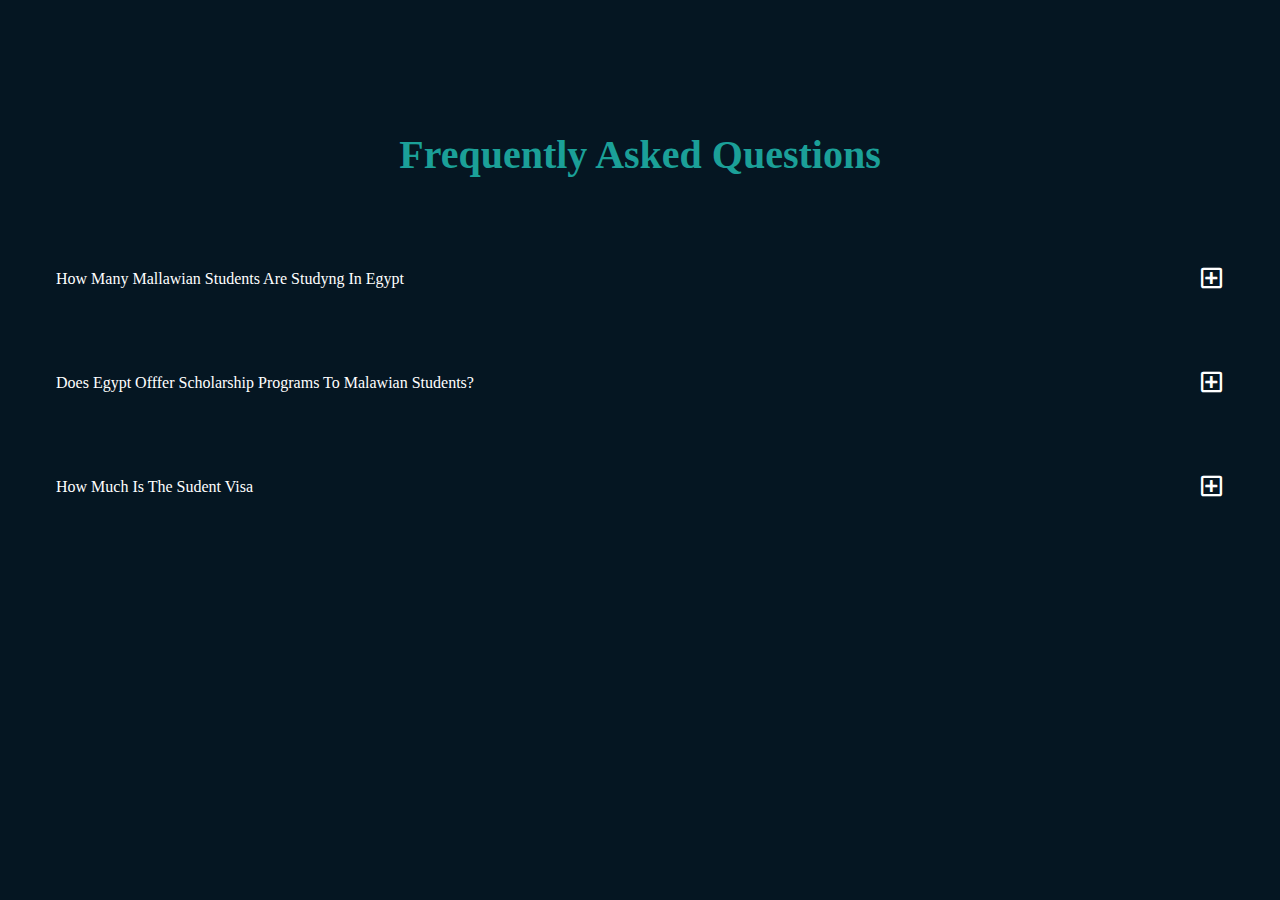
<file: FAQ/index.html>
<!DOCTYPE html>
<html lang="en">
  <head>
    <meta charset="UTF-8" />
    <meta name="viewport" content="width=device-width, initial-scale=1.0" />
    <title>Q & A</title>
    <!-- font-awesome -->
    <link rel="stylesheet" href="https://cdnjs.cloudflare.com/ajax/libs/font-awesome/5.14.0/css/all.min.css" />
    <!-- extra fonts -->
    <link
      href="https://fonts.googleapis.com/css?family=Great+Vibes&display=swap"
      rel="stylesheet"
    />
    <!-- styles -->
    <link rel="stylesheet" href="styles.css" />
  </head>
  <body>
      <section class="questions">
        <!-- title -->
        <div class="title">
          <h2>Frequently asked Questions</h2>
        </div>
        <!-- questions -->
        <div class="section-center">
          <!-- single question -->
          <article class="question">
            <!-- question title -->
            <div class="question-title">
              <p>How many  Mallawian students are studyng in Egypt</p>
              <button type="button" class="question-btn">
                <span class="plus-icon">
                  <i class="far fa-plus-square"></i>
                </span>
                <span class="minus-icon">
                  <i class="far fa-minus-square"></i>
                </span>
              </button>
            </div>
            <!-- question text -->
            <div class="question-text">
              <p>
                Lorem ipsum dolor sit amet, consectetur adipisicing elit. Est
                dolore illo dolores quia nemo doloribus quaerat, magni numquam
                repellat reprehenderit.
              </p>
            </div>
          </article>
          <!-- end of single question -->
          <!-- single question -->
          <article class="question">
            <!-- question title -->
            <div class="question-title">
              <p>Does Egypt offfer scholarship programs to Malawian students?</p>
              <button type="button" class="question-btn">
                <span class="plus-icon">
                  <i class="far fa-plus-square"></i>
                </span>
                <span class="minus-icon">
                  <i class="far fa-minus-square"></i>
                </span>
              </button>
            </div>
            <!-- question text -->
            <div class="question-text">
              <p>
                Lorem ipsum dolor sit amet, consectetur adipisicing elit. Est
                dolore illo dolores quia nemo doloribus quaerat, magni numquam
                repellat reprehenderit.
              </p>
            </div>
          </article>
          <!-- end of single question -->
          <!-- single question -->
          <article class="question">
            <!-- question title -->
            <div class="question-title">
              <p>How much is the sudent visa</p>
              <!-- button -->
              <button type="button" class="question-btn">
                <span class="plus-icon">
                  <i class="far fa-plus-square"></i>
                </span>
                <span class="minus-icon">
                  <i class="far fa-minus-square"></i>
                </span>
              </button>
            </div>
            <!-- question text -->
            <div class="question-text">
              <p>
                Lorem ipsum dolor sit amet, consectetur adipisicing elit. Est
                dolore illo dolores quia nemo doloribus quaerat, magni numquam
                repellat reprehenderit.
              </p>
            </div>
          </article>
          <!-- end of single question -->
      </section>
    </main>
    <!-- javascript -->
    <script src="app.js"></script>
  </body>
</html>
</file>
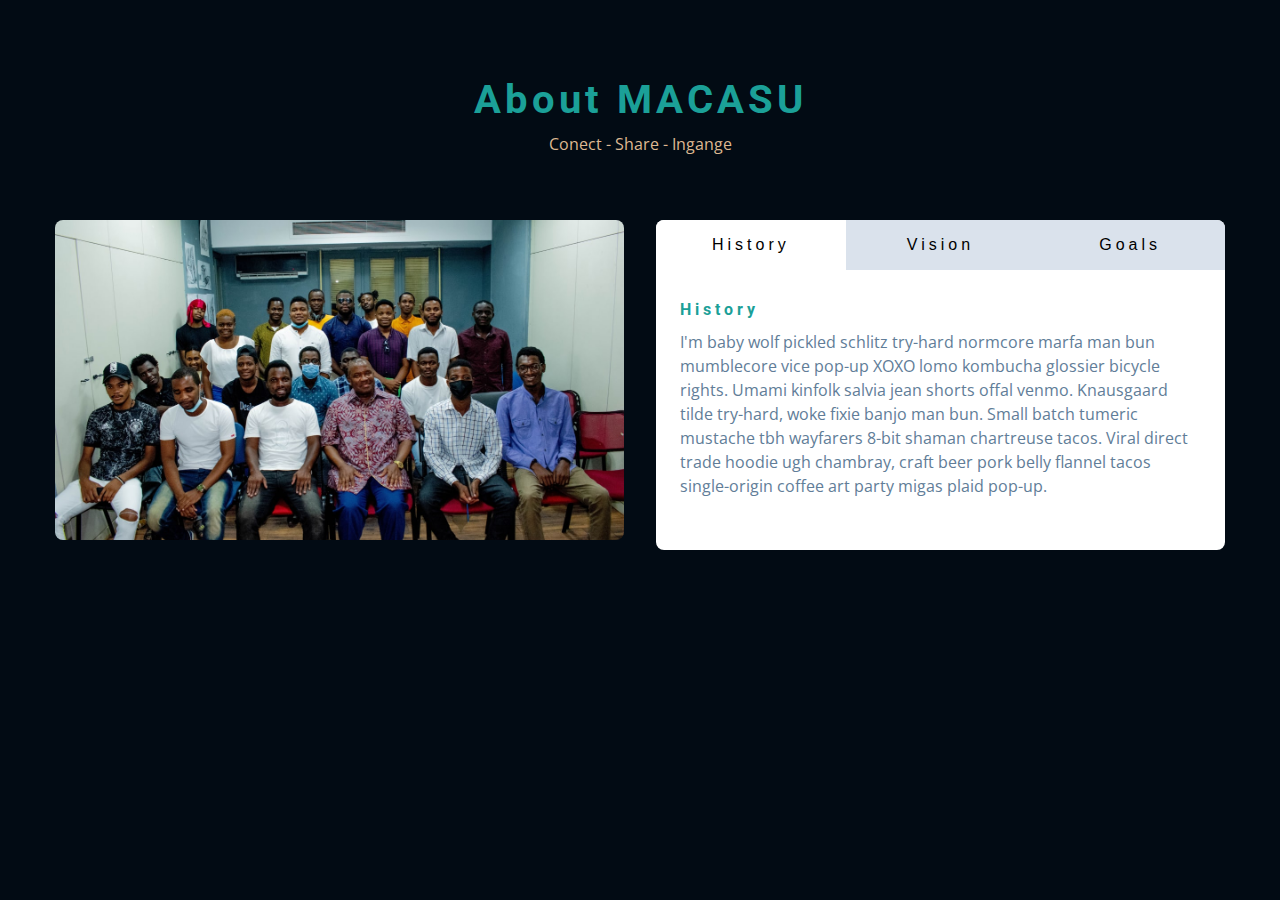
<file: final/index.html>
<!DOCTYPE html>
<html lang="en">
  <head>
    <meta charset="UTF-8" />
    <meta name="viewport" content="width=device-width, initial-scale=1.0" />
    <title>about</title>

    <!-- styles -->
    <link rel="stylesheet" href="styles.css" />
  </head>
  <body>
    <section class="section">
      <div class="title">
        <h2>About MACASU</h2>
        <p>
          Conect - Share - Ingange
        </p>
      </div>

      <div class="about-center section-center">
        <article class="about-img">
          <img src="image2.jpeg" alt="" />
        </article>
        <article class="about">
          <!-- btn container -->
          <div class="btn-container">
            <button class="tab-btn active" data-id="history">history</button>
            <button class="tab-btn" data-id="vision">vision</button>
            <button class="tab-btn" data-id="goals">goals</button>
          </div>
          <div class="about-content">
            <!-- single item -->
            <div class="content active" id="history">
              <h4>history</h4>
              <p>
                I'm baby wolf pickled schlitz try-hard normcore marfa man bun
                mumblecore vice pop-up XOXO lomo kombucha glossier bicycle
                rights. Umami kinfolk salvia jean shorts offal venmo. Knausgaard
                tilde try-hard, woke fixie banjo man bun. Small batch tumeric
                mustache tbh wayfarers 8-bit shaman chartreuse tacos. Viral
                direct trade hoodie ugh chambray, craft beer pork belly flannel
                tacos single-origin coffee art party migas plaid pop-up.
              </p>
            </div>
            <!-- end of single item -->
            <!-- single item -->
            <div class="content" id="vision">
              <h4>vision</h4>
              <p>
                Man bun PBR&B keytar copper mug prism, hell of helvetica. Synth
                crucifix offal deep v hella biodiesel. Church-key listicle
                polaroid put a bird on it chillwave palo santo enamel pin,
                tattooed meggings franzen la croix cray. Retro yr aesthetic four
                loko tbh helvetica air plant, neutra palo santo tofu mumblecore.
                Hoodie bushwick pour-over jean shorts chartreuse shabby chic.
                Roof party hammock master cleanse pop-up truffaut, bicycle
                rights skateboard affogato readymade sustainable deep v
                live-edge schlitz narwhal.
              </p>
              <ul>
            
              </ul>
            </div>
            <!-- end of single item -->
            <!-- single item -->
            <div class="content" id="goals">
              <h4>goals</h4>
              <p>
                Chambray authentic truffaut, kickstarter brunch taxidermy vape
                heirloom four dollar toast raclette shoreditch church-key.
                Poutine etsy tote bag, cred fingerstache leggings cornhole
                everyday carry blog gastropub. Brunch biodiesel sartorial mlkshk
                swag, mixtape hashtag marfa readymade direct trade man braid
                cold-pressed roof party. Small batch adaptogen coloring book
                heirloom. Letterpress food truck hammock literally hell of wolf
                beard adaptogen everyday carry. Dreamcatcher pitchfork yuccie,
                banh mi salvia venmo photo booth quinoa chicharrones.
              </p>
            </div>
            <!-- end of single item -->
          </div>
        </article>
      </div>
    </section>
    <!-- javascript -->
    <script src="app.js"></script>
  </body>
</html>
</file>
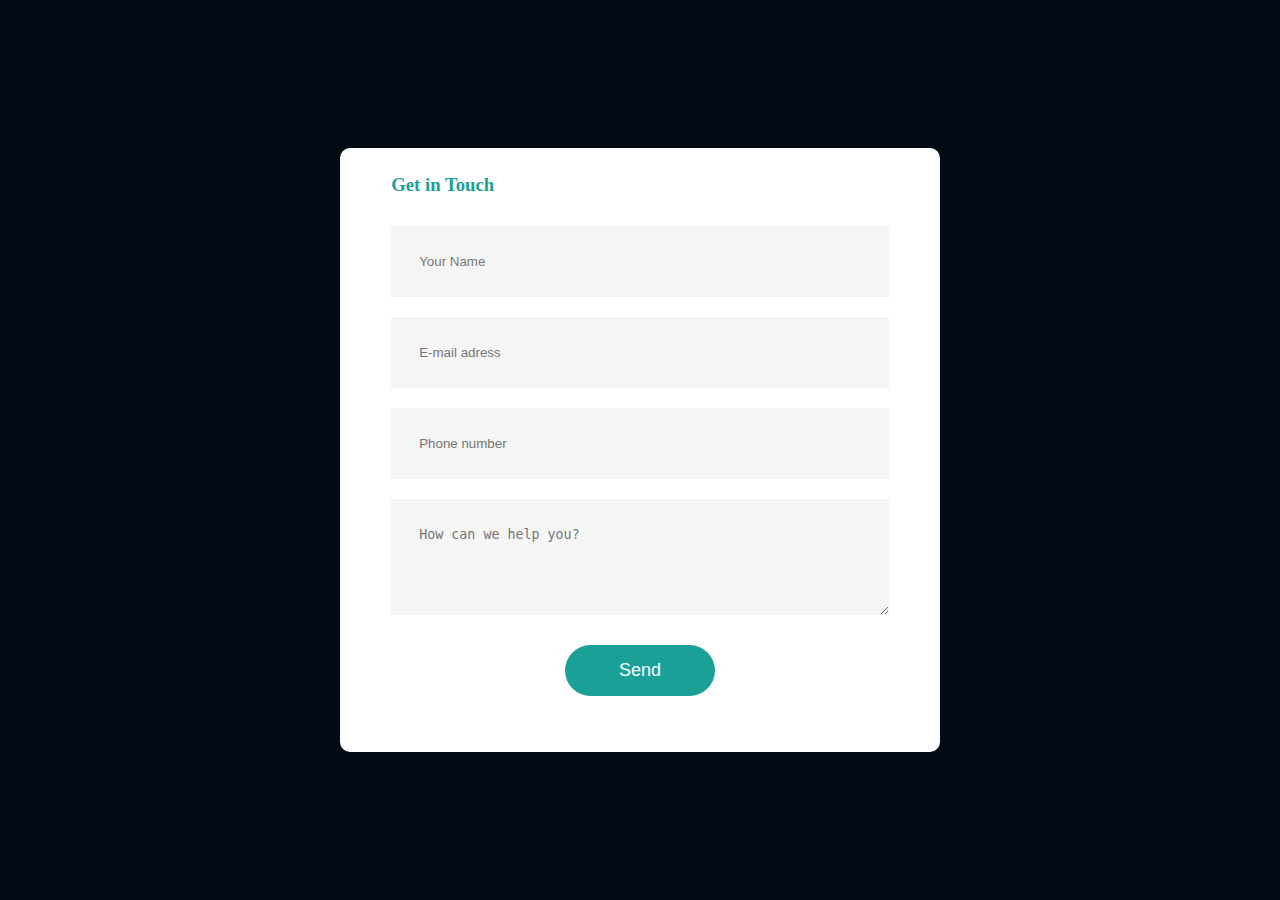
<file: contacts/contact.html>
<!DOCTYPE html>
<html lang="en">

<head>
    <meta charset="UTF-8">
    <meta http-equiv="X-UA-Compatible" content="IE=edge">
    <meta name="viewport" content="width=device-width, initial-scale=1.0">
    <title>Document</title>
    <link rel="stylesheet" href="contact.css">
</head>

<body>
    <div class="container">
        <form onsubmit="sendEmail(); reset(); return false;">
            <h3>Get in Touch</h3>
            <input type="text" id="name" placeholder="Your Name" required>
            <input type="email" id="email" placeholder="E-mail adress" required>
            <input type="text" id="phone" placeholder="Phone number" required>
            <textarea id="message" rows="4" placeholder="How can we help you?"></textarea>
            <button type="submit"> Send</button>
        </form>
    </div>
    <script src="https://smtpjs.com/v3/smtp.js"></script>
    <script>
        function sendEmail() {
            Email.send({
                Host: "smtp.gmail.com",
                Username: "edwarddzongololo069@gmail.com",
                Password: "*edo123@",
                To: 'edwarddzongololo069@gmail.com',
                From: document.getElementById("email").value,
                Subject: "New contact form enquiry",
                Body: "And this is the body"
            }).then(
                message => alert(message)
            );
        }
    </script>
</body>

</html>
</file>
<file: FAQ/styles.css>
/*
=============== 
Fonts
===============
*/
@import url("https://fonts.googleapis.com/css?family=Open+Sans|Roboto:400,700&display=swap");

/*
=============== 
Variables
===============
*/


/*
=============== 
Global Styles
===============
*/

*,
::after,
::before {
  margin: 0;
  padding: 0;
  box-sizing: border-box;
}
body {
  font-family: var(--ff-secondary);
  background: var(--clr-grey-10);
  /* color: var(--clr-grey-1); */
  line-height: 1.5;
  font-size: 0.875rem;
  background-color: #051622;
}
ul {
  list-style-type: none;
}
a {
  text-decoration: none;
}
img:not(.logo) {
  width: 100%;
}
img {
  display: block;
}

h1,
h2,
h3,
h4 {
  letter-spacing: var(--spacing);
  text-transform: capitalize;
  line-height: 1.25;
  margin-bottom: 0.75rem;
  font-family: var(--ff-primary);
}
h1 {
  font-size: 3rem;
  color: #1BA098
}
h2 {
  font-size: 2rem;
  color: #1BA098
}
h3 {
  font-size: 1.25rem;
  color: #1BA098
}
h4 {
  font-size: 0.875rem;
}
p {
  margin-bottom: 1.25rem;
  color: #DEB992;
}
@media screen and (min-width: 800px) {
  h1 {
    font-size: 4rem;
  }
  h2 {
    font-size: 2.5rem;
  }
  h3 {
    font-size: 1.75rem;
  }
  h4 {
    font-size: 1rem;
  }
  body {
    font-size: 1rem;
  }
  h1,
  h2,
  h3,
  h4 {
    line-height: 1;
  }
}
/*  global classes */

.btn {
  text-transform: uppercase;
  background: transparent;
  color: var(--clr-black);
  padding: 0.375rem 0.75rem;
  letter-spacing: var(--spacing);
  display: inline-block;
  transition: var(--transition);
  font-size: 0.875rem;
  border: 2px solid var(--clr-black);
  cursor: pointer;
  box-shadow: 0 1px 3px rgba(0, 0, 0, 0.2);
  border-radius: var(--radius);
}
.btn:hover {
  color: var(--clr-white);
  background: var(--clr-black);
}
/* section */
.section {
  padding: 5rem 0;
}

.section-center {
  width: 90vw;
  margin: 0 auto;
  max-width: 1170px;
}
@media screen and (min-width: 992px) {
  .section-center {
    width: 95vw;
  }
}
main {
  min-height: 100vh;
  display: grid;
  place-items: center;
}
/*
=============== 
Questions
===============
*/
.title {
  margin-top: 15vh;
  margin-bottom: 4rem;
  color: #1BA098
}
.title h2 {
  color: var(--clr-gold);
  /* font-family: "Great Vibes", cursive; */
  text-align: center;
}
.section-center {
  max-width: var(--fixed-width);
}
.question {
  background: var(--clr-white);
  border-radius: var(--radius);
  box-shadow: var(--light-shadow);
  padding: 1.5rem 1.5rem 0 1.5rem;
  margin-bottom: 2rem;
}
.question-title {
  display: flex;
  justify-content: space-between;
  align-items: center;
  text-transform: capitalize;
  padding-bottom: 1rem;
}

.question-title p {
  margin-bottom: 0;
  letter-spacing: var(--spacing);
  color:white;
}
.question-btn {
  font-size: 1.5rem;
  background: transparent;
  border-color: transparent;
  cursor: pointer;
  color:white;
  transition: var(--transition);
}
.question-btn:hover {
  transform: rotate(90deg);
}
.question-text {
  padding: 1rem 0 1.5rem 0;
  border-top: 1px solid rgba(0, 0, 0, 0.2);
}
.question-text p {
  margin-bottom: 0;
}
/* hide text */
.question-text {
  display: none;
}
.show-text .question-text {
  display: block;
}
.minus-icon {
  display: none;
}
.show-text .minus-icon {
  display: inline;
}
.show-text .plus-icon {
  display: none;
}
</file>
<file: final/styles.css>
/*
=============== 
Fonts
===============
*/
@import url("https://fonts.googleapis.com/css?family=Open+Sans|Roboto:400,700&display=swap");

/*
=============== 
Variables
===============
*/

:root {
  /* dark shades of primary color*/
  --clr-primary-1: hsl(205, 86%, 17%);
  --clr-primary-2: hsl(205, 77%, 27%);
  --clr-primary-3: hsl(205, 72%, 37%);
  --clr-primary-4: hsl(205, 63%, 48%);
  /* primary/main color */
  --clr-primary-5: #49a6e9;
  /* lighter shades of primary color */
  --clr-primary-6: hsl(205, 89%, 70%);
  --clr-primary-7: hsl(205, 90%, 76%);
  --clr-primary-8: hsl(205, 86%, 81%);
  --clr-primary-9: hsl(205, 90%, 88%);
  --clr-primary-10: hsl(205, 100%, 96%);
  /* darkest grey - used for headings */
  --clr-grey-1: hsl(209, 61%, 16%);
  --clr-grey-2: hsl(211, 39%, 23%);
  --clr-grey-3: hsl(209, 34%, 30%);
  --clr-grey-4: hsl(209, 28%, 39%);
  /* grey used for paragraphs */
  --clr-grey-5: hsl(210, 22%, 49%);
  --clr-grey-6: hsl(209, 23%, 60%);
  --clr-grey-7: hsl(211, 27%, 70%);
  --clr-grey-8: hsl(210, 31%, 80%);
  --clr-grey-9: hsl(212, 33%, 89%);
  --clr-grey-10: hsl(210, 36%, 96%);
  --clr-white: #fff;
  --clr-red-dark: hsl(360, 67%, 44%);
  --clr-red-light: hsl(360, 71%, 66%);
  --clr-green-dark: hsl(125, 67%, 44%);
  --clr-green-light: hsl(125, 71%, 66%);
  --clr-black: #222;
  --ff-primary: "Roboto", sans-serif;
  --ff-secondary: "Open Sans", sans-serif;
  --transition: all 0.3s linear;
  --spacing: 0.25rem;
  --radius: 0.5rem;
  --light-shadow: 0 5px 15px rgba(0, 0, 0, 0.1);
  --dark-shadow: 0 5px 15px rgba(0, 0, 0, 0.2);
  --max-width: 1170px;
  --fixed-width: 620px;
}
/*
=============== 
Global Styles
===============
*/

*,
::after,
::before {
  margin: 0;
  padding: 0;
  box-sizing: border-box;
}
body {
  font-family: var(--ff-secondary);
  background: var(--clr-grey-10);
  color: var(--clr-grey-1);
  line-height: 1.5;
  font-size: 0.875rem;
  background-color: #020b14;
}
ul {
  list-style-type: none;
}
a {
  text-decoration: none;
}
img:not(.logo) {
  width: 100%;
}
img {
  display: block;
}

h1,
h2,
h3,
h4 {
  letter-spacing: var(--spacing);
  text-transform: capitalize;
  line-height: 1.25;
  margin-bottom: 0.75rem;
  font-family: var(--ff-primary);
  color: #1BA098;
}

h1 {
  font-size: 3rem;
}
h2 {
  font-size: 2rem;
}
h3 {
  font-size: 1.25rem;
}
h4 {
  font-size: 0.875rem;
}
p {
  margin-bottom: 1.25rem;
  color: var(--clr-grey-5);
}
@media screen and (min-width: 800px) {
  h1 {
    font-size: 4rem;
  }
  h2 {
    font-size: 2.5rem;
  }
  h3 {
    font-size: 1.75rem;
  }
  h4 {
    font-size: 1rem;
    color: #1BA098;
  }
  body {
    font-size: 1rem;
  }
  h1,
  h2,
  h3,
  h4 {
    line-height: 1;
  }
}
/*  global classes */

.btn {
  text-transform: uppercase;
  background: transparent;
  color: var(--clr-black);
  padding: 0.375rem 0.75rem;
  letter-spacing: var(--spacing);
  display: inline-block;
  transition: var(--transition);
  font-size: 0.875rem;
  border: 2px solid var(--clr-black);
  cursor: pointer;
  box-shadow: 0 1px 3px rgba(0, 0, 0, 0.2);
  border-radius: var(--radius);
}
.btn:hover {
  color: var(--clr-white);
  background: var(--clr-black);
}
/* section */
.section {
  padding: 5rem 0;
}

.section-center {
  width: 90vw;
  margin: 0 auto;
  max-width: 1170px;
}
@media screen and (min-width: 992px) {
  .section-center {
    width: 95vw;
  }
}
main {
  min-height: 100vh;
  display: grid;
  place-items: center;
}
/*
=============== 
About
===============
*/
.title {
  text-align: center;
  margin-bottom: 4rem;
}
.title p {
  width: 80%;
  margin: 0 auto;
  color: #DEB992;
}

.about-img {
  margin-bottom: 2rem;
}
.about-img img {
  border-radius: var(--radius);
  object-fit: cover;
  height: 20rem;
}
@media screen and (min-width: 992px) {
  .about-img {
    margin-bottom: 0;
  }

  .about-center {
    display: grid;
    grid-template-columns: 1fr 1fr;
    column-gap: 2rem;
  }
}
.about {
  background: var(--clr-white);
  border-radius: var(--radius);
  display: grid;
  grid-template-rows: auto 1fr;
}
.btn-container {
  border-top-left-radius: var(--radius);
  border-top-right-radius: var(--radius);
  display: grid;
  grid-template-columns: 1fr 1fr 1fr;
}
.tab-btn:nth-child(1) {
  border-top-left-radius: var(--radius);
}
.tab-btn:nth-child(3) {
  border-top-right-radius: var(--radius);
}
.tab-btn {
  padding: 1rem 0;
  border: none;
  text-transform: capitalize;
  font-size: 1rem;
  display: block;
  background: var(--clr-grey-9);
  cursor: pointer;
  transition: var(--transition);
  letter-spacing: var(--spacing);
}
.tab-btn:hover:not(.active) {
  background: var(--clr-primary-10);
  color: var(--clr-primary-5);
}
.about-content {
  border-bottom-left-radius: var(--radius);
  border-bottom-right-radius: var(--radius);
  padding: 2rem 1.5rem;
}
/* hide content */
.content {
  display: none;
}
.tab-btn.active {
  background: var(--clr-white);
}
.content.active {
  display: block;
}
</file>
<file: contacts/contact.css>
* {
    margin: 0;
    padding: 0;
    box-sizing: border-box;
}

.container {
    width: 100%;
    height: 100vh;
    background-color: #020b14;
    display: flex;
    align-items: center;
    justify-content: center;
}

form {
    background: #fff;
    display: flex;
    flex-direction: column;
    padding: 2vw 4vw;
    width: 90%;
    max-width: 600px;
    border-radius: 10px;
}

form h3 {
    color: #1BA098;
    font-weight: 800;
    margin-bottom: 20px;
}

form input,
form textarea {
    border: 0;
    margin: 10px 0;
    padding: 28px;
    outline: none;
    background: #f5f5f5;
}

form button {
    padding: 15px;
    background: #1BA098;
    color: #fff;
    font-size: 18px;
    border: 0;
    outline: none;
    cursor: pointer;
    width: 150px;
    margin: 20px auto 30px;
    border-radius: 30px;
}
</file>
